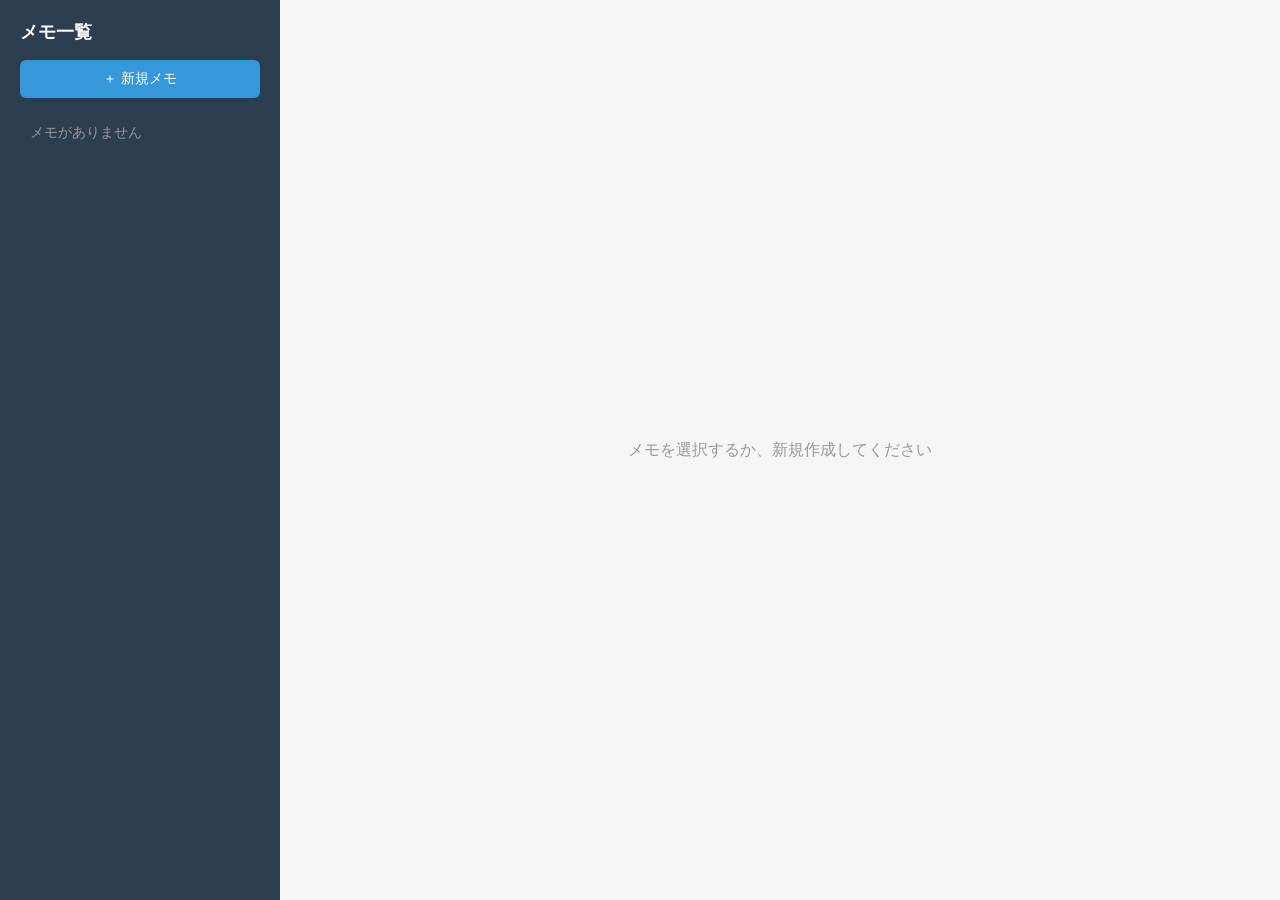
<file: index.html>
<!DOCTYPE html>
<html lang="ja">
<head>
  <meta charset="UTF-8">
  <meta name="viewport" content="width=device-width, initial-scale=1.0">
  <title>メモアプリ</title>
  <link rel="stylesheet" href="style.css">
</head>
<body>
  <div class="container">
    <!-- 左側：メモ一覧 -->
    <div class="sidebar">
      <h1>メモ一覧</h1>
      <button id="new-memo-btn">＋ 新規メモ</button>
      <ul id="memo-list"></ul>
    </div>

    <!-- 右側：編集フォーム -->
    <div class="editor">
      <div id="editor-placeholder">
        <p>メモを選択するか、新規作成してください</p>
      </div>
      <div id="editor-form" style="display: none;">
        <input type="text" id="memo-title" placeholder="タイトル">
        <textarea id="memo-body" placeholder="メモの内容を入力..."></textarea>
        <div class="editor-footer">
          <span id="memo-updated-at"></span>
          <div>
            <button id="delete-btn">削除</button>
            <button id="save-btn">保存</button>
          </div>
        </div>
      </div>
    </div>
  </div>

  <script src="app.js"></script>
</body>
</html>
</file>
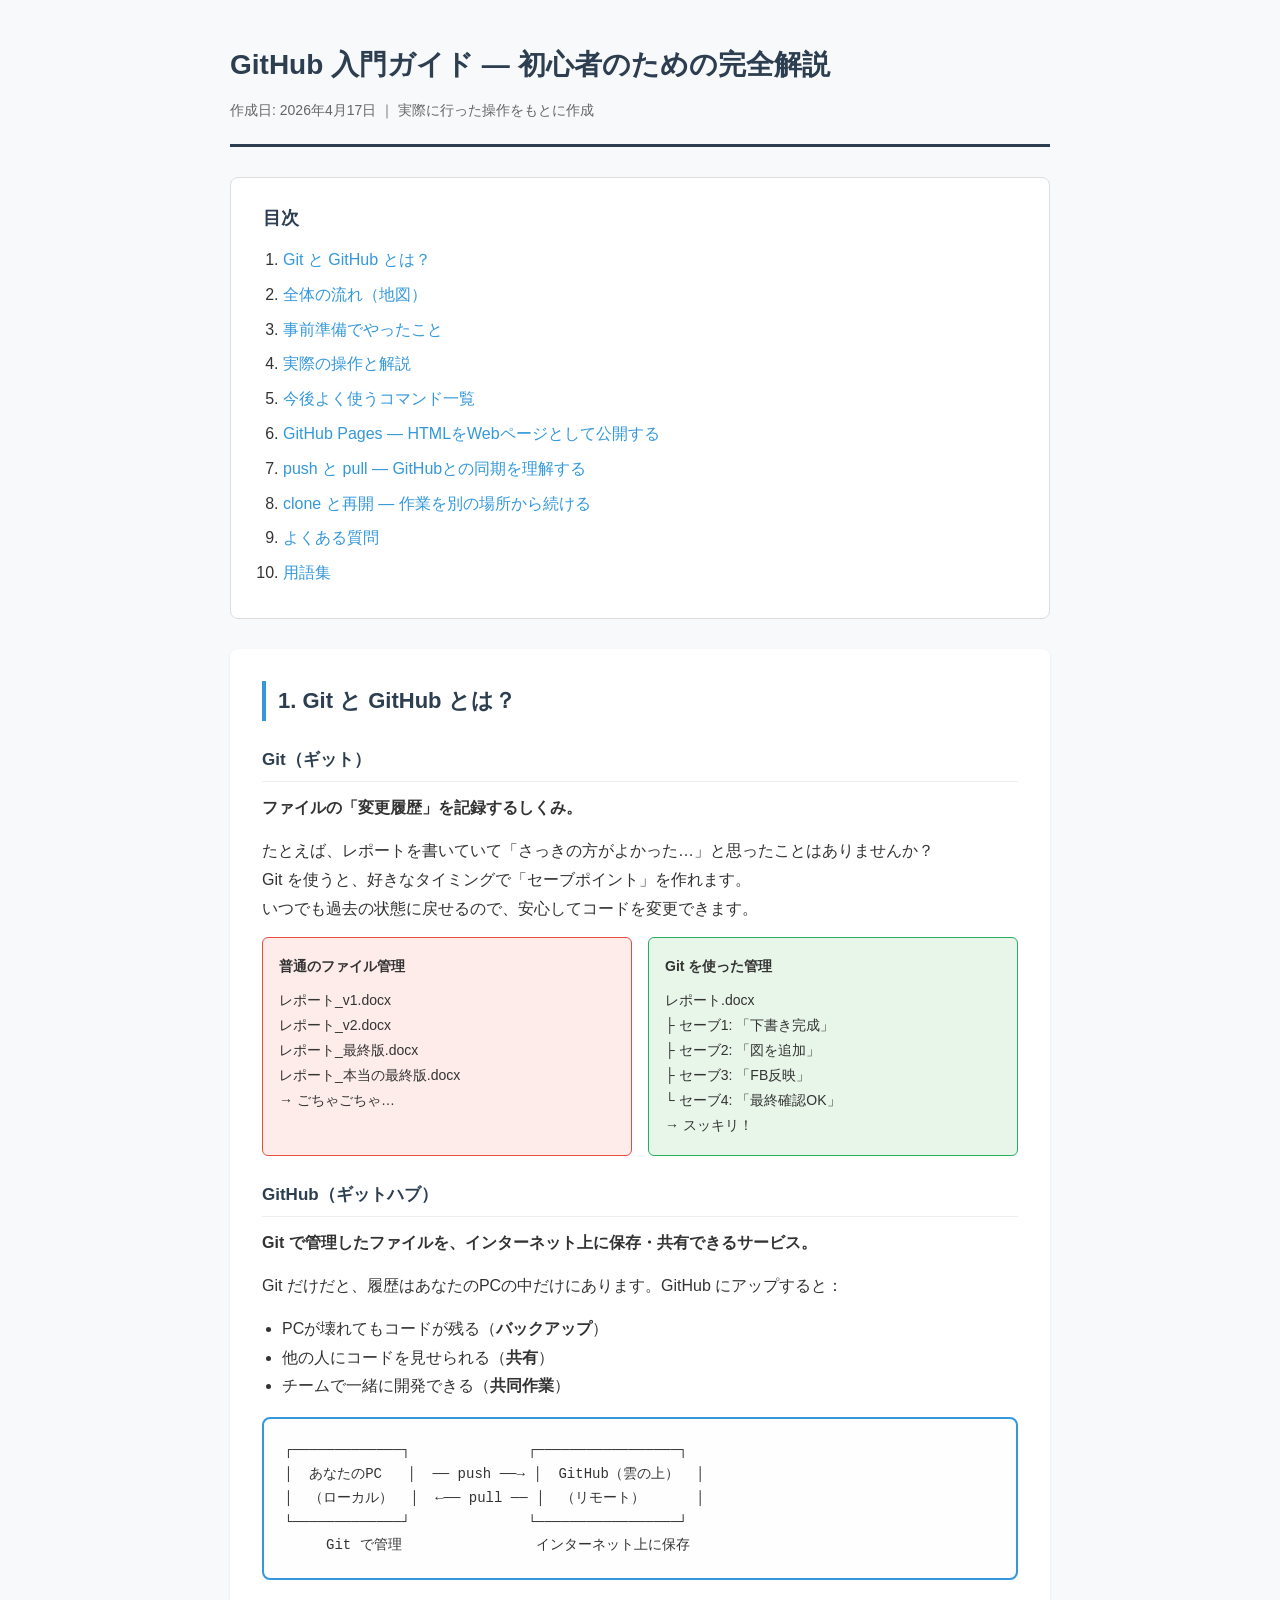
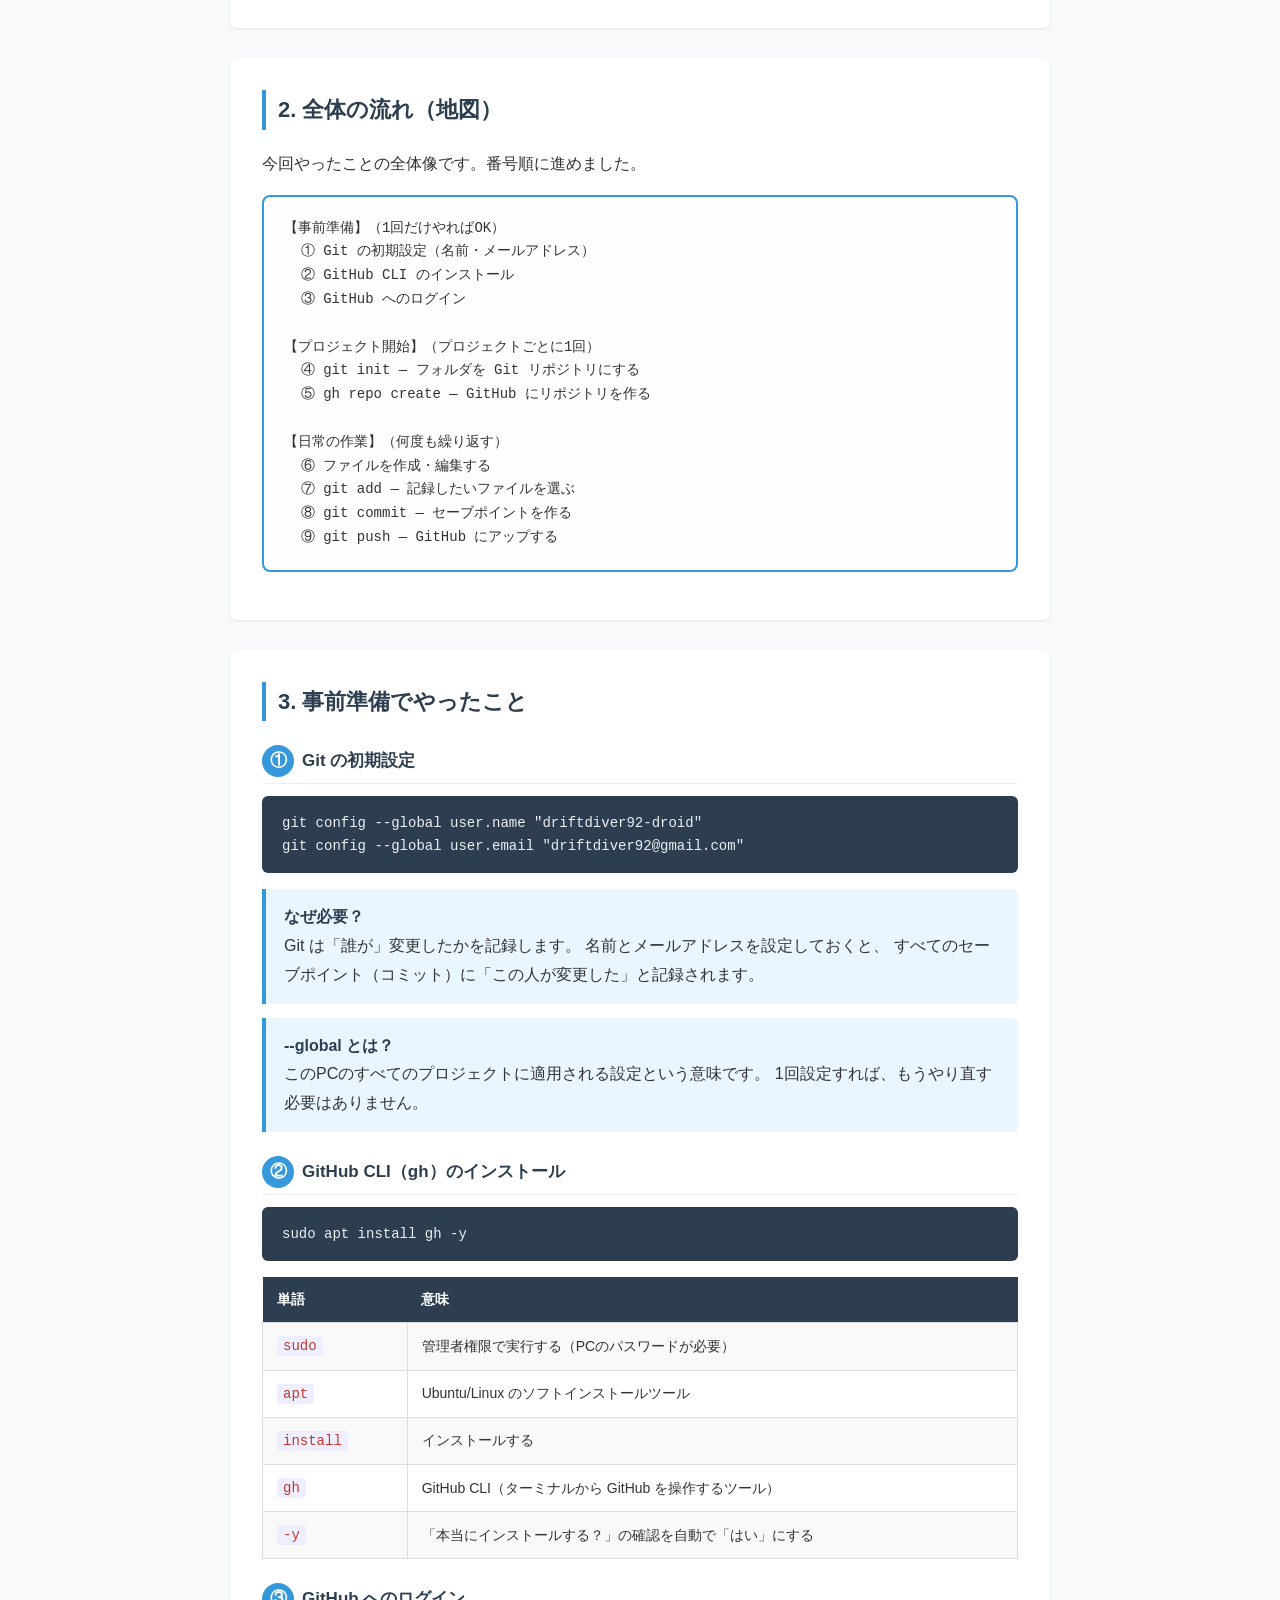
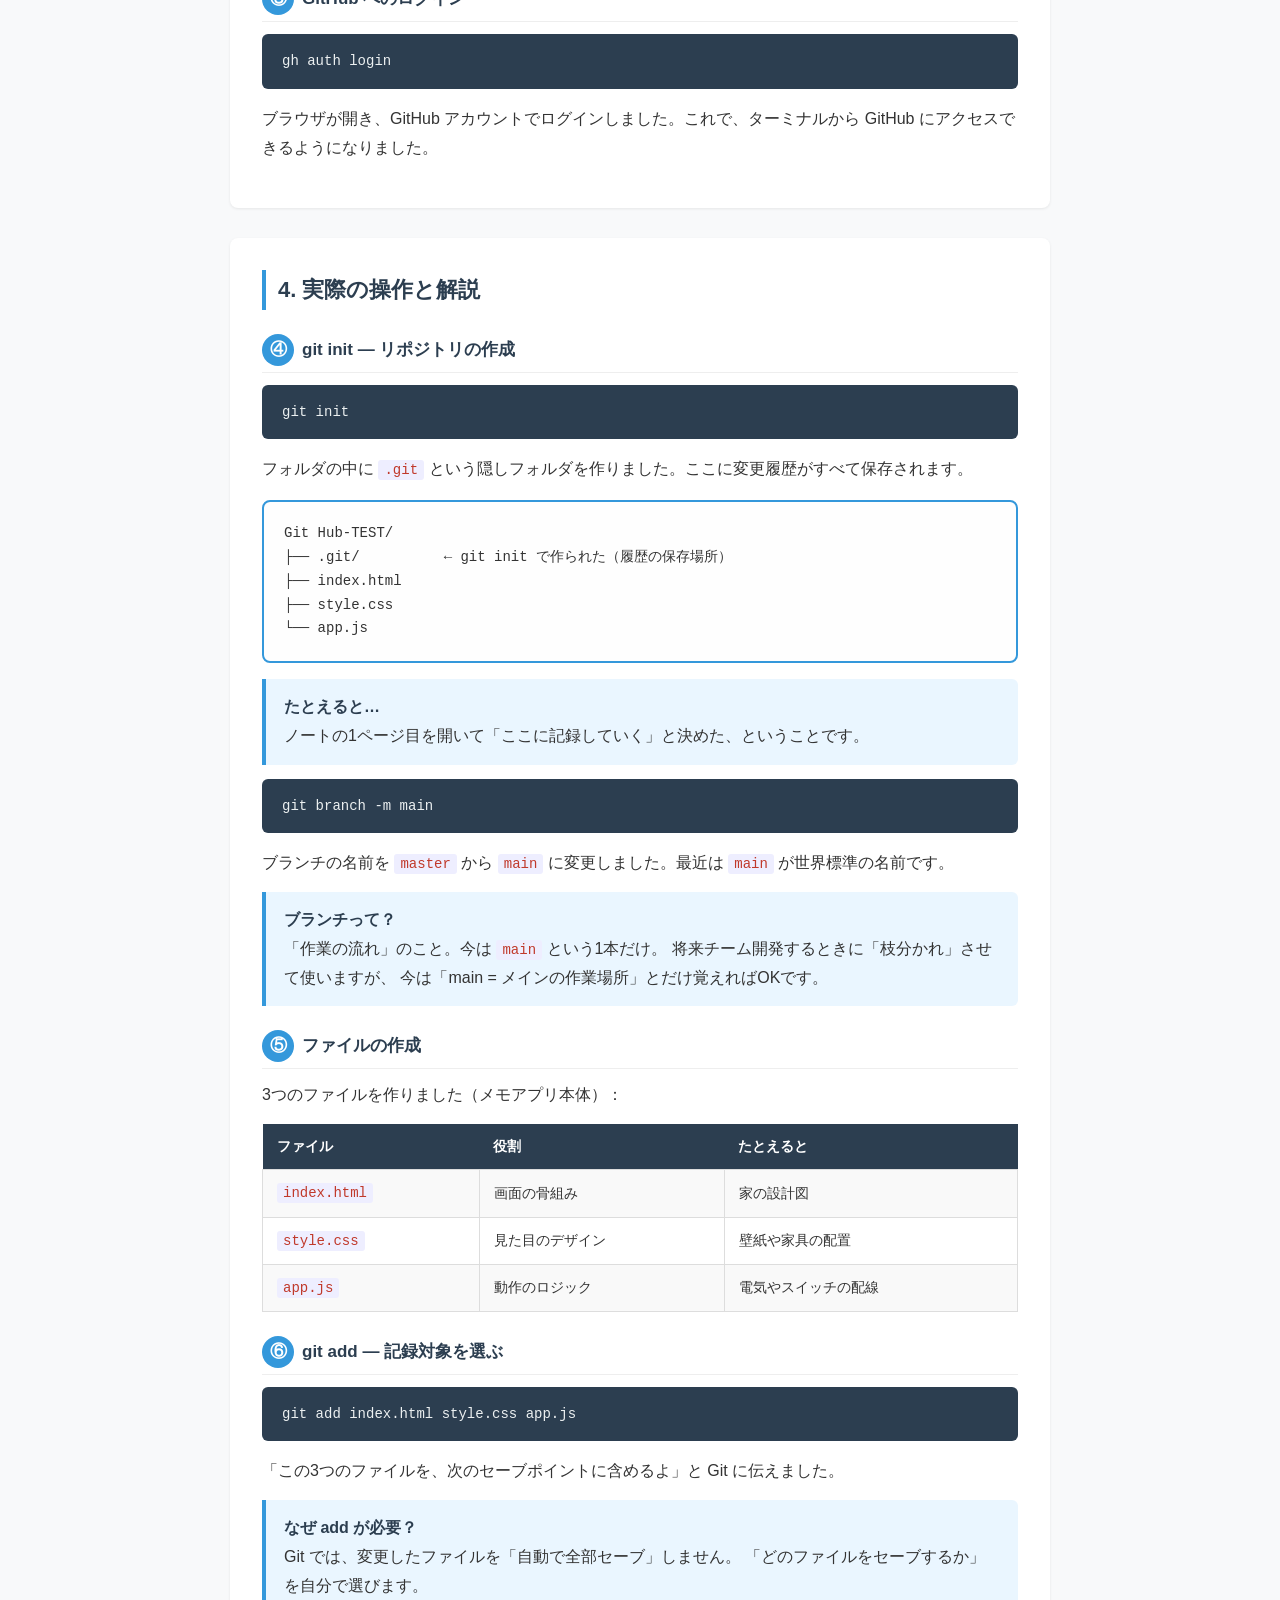
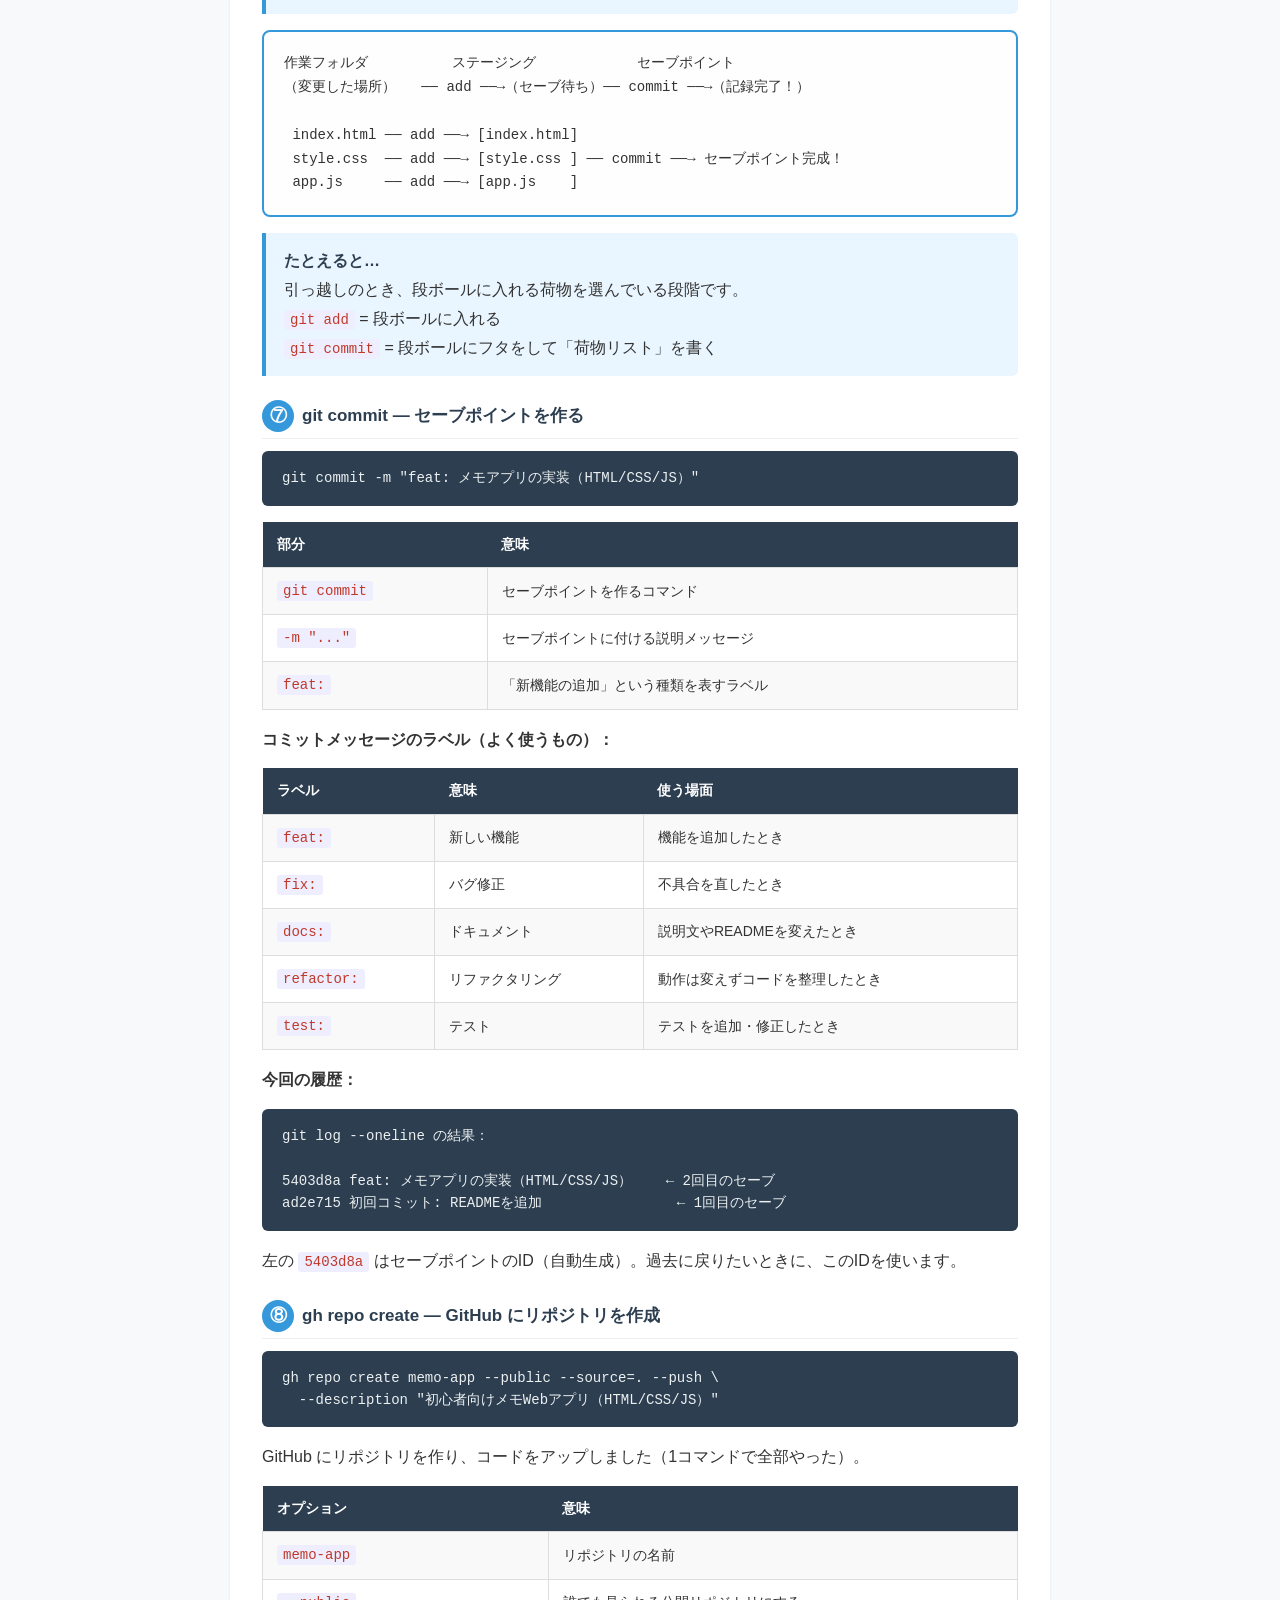
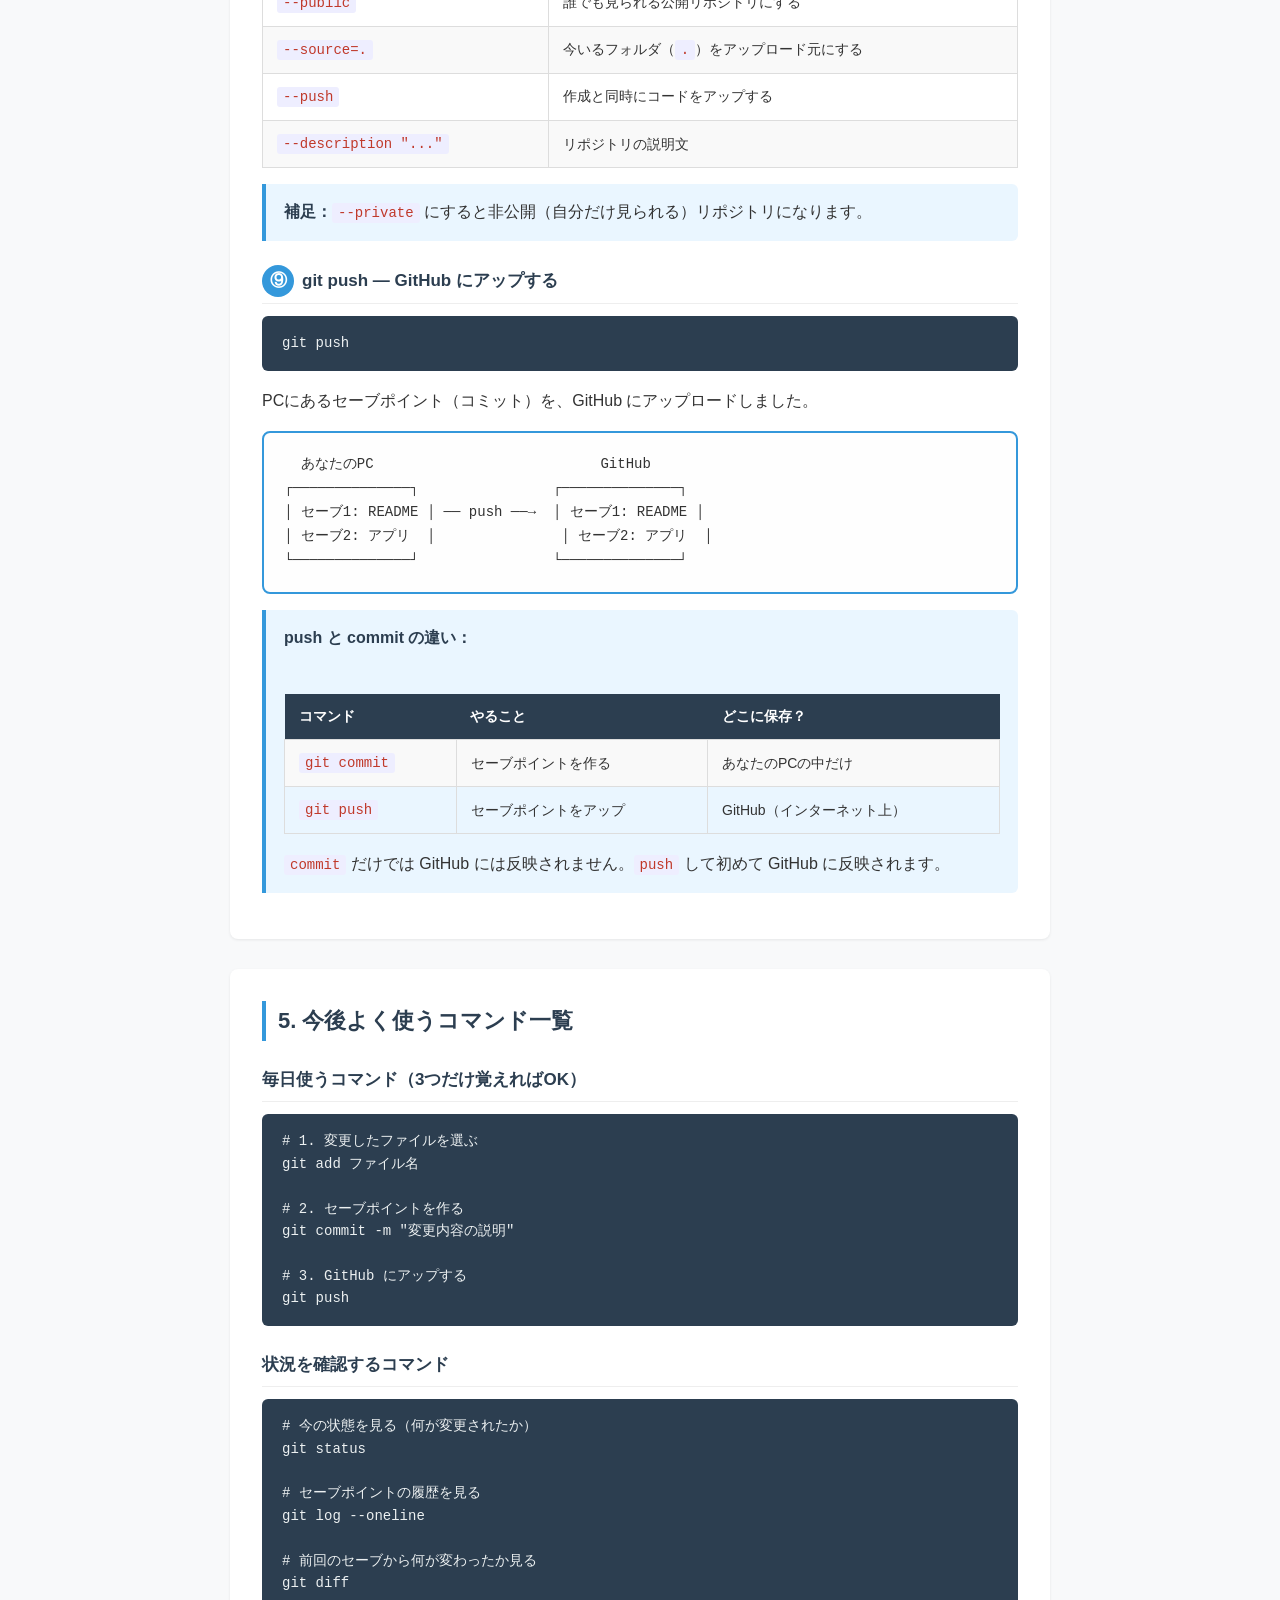
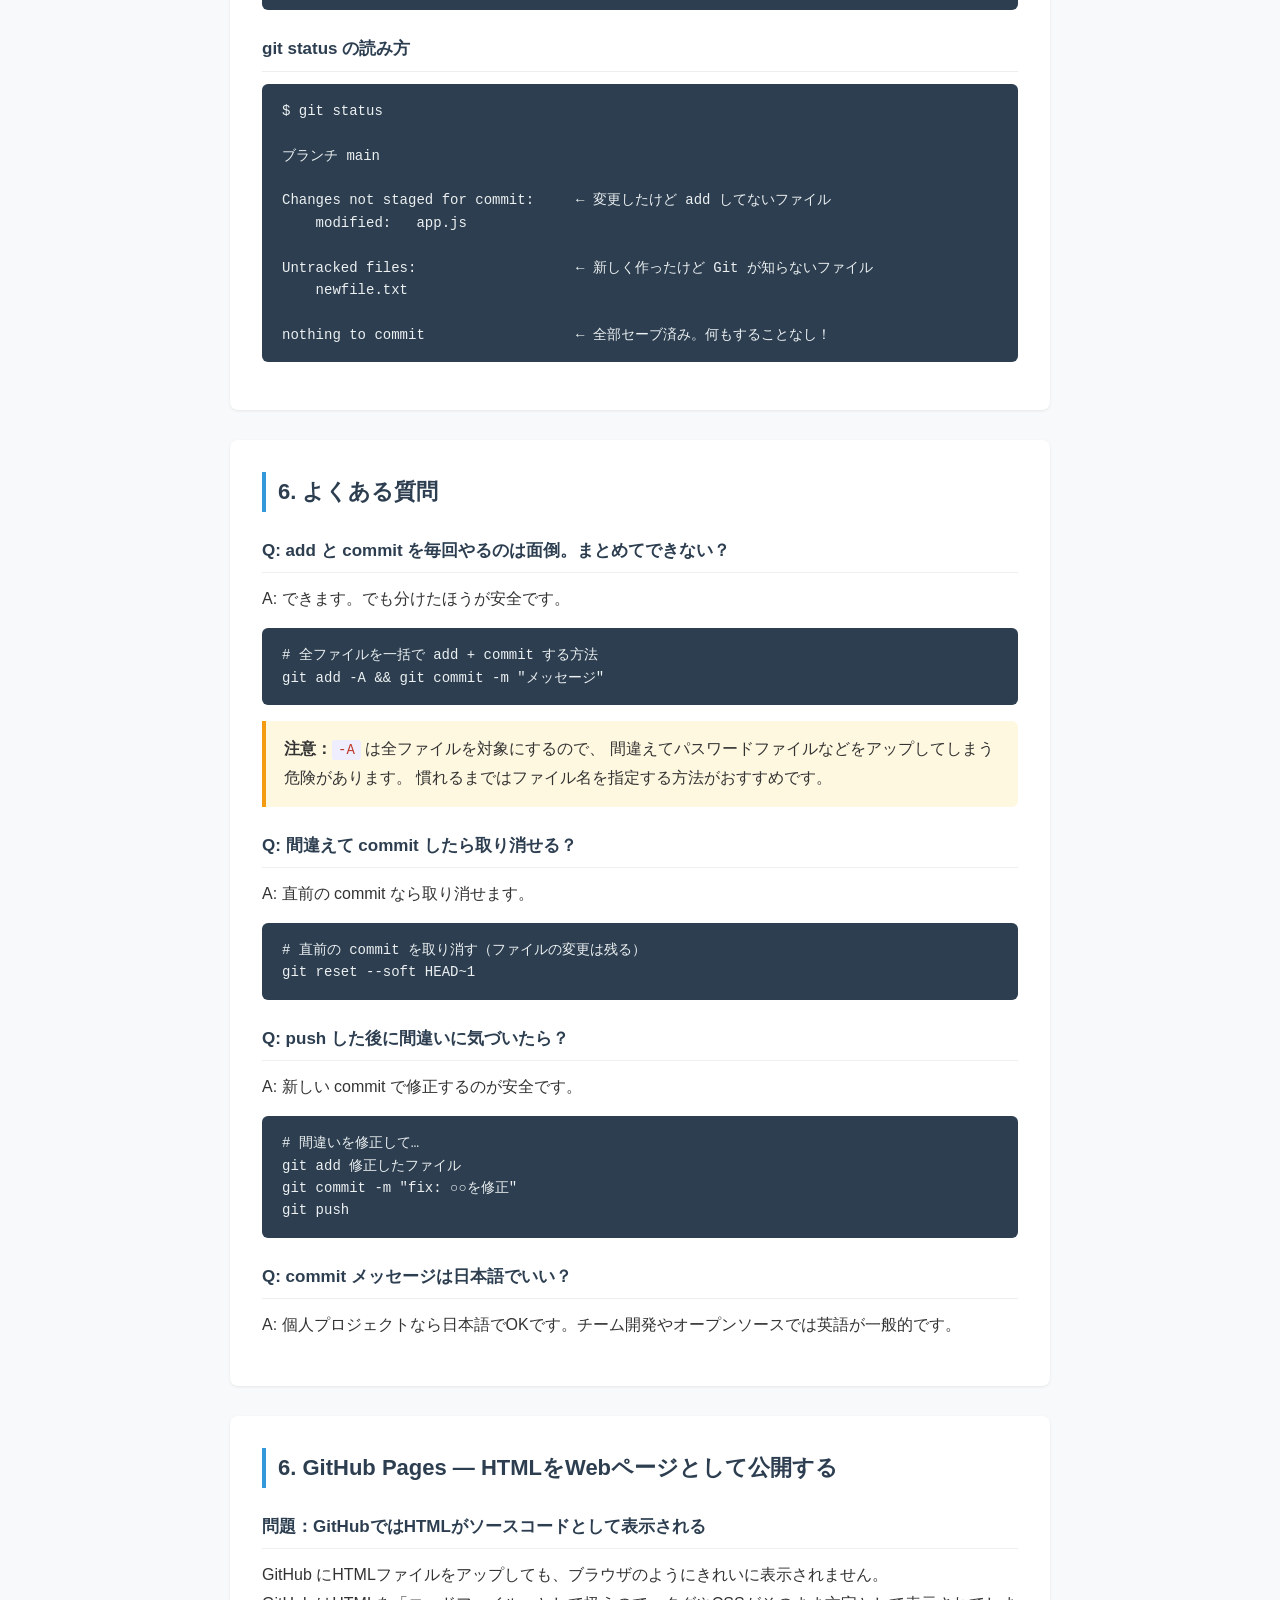
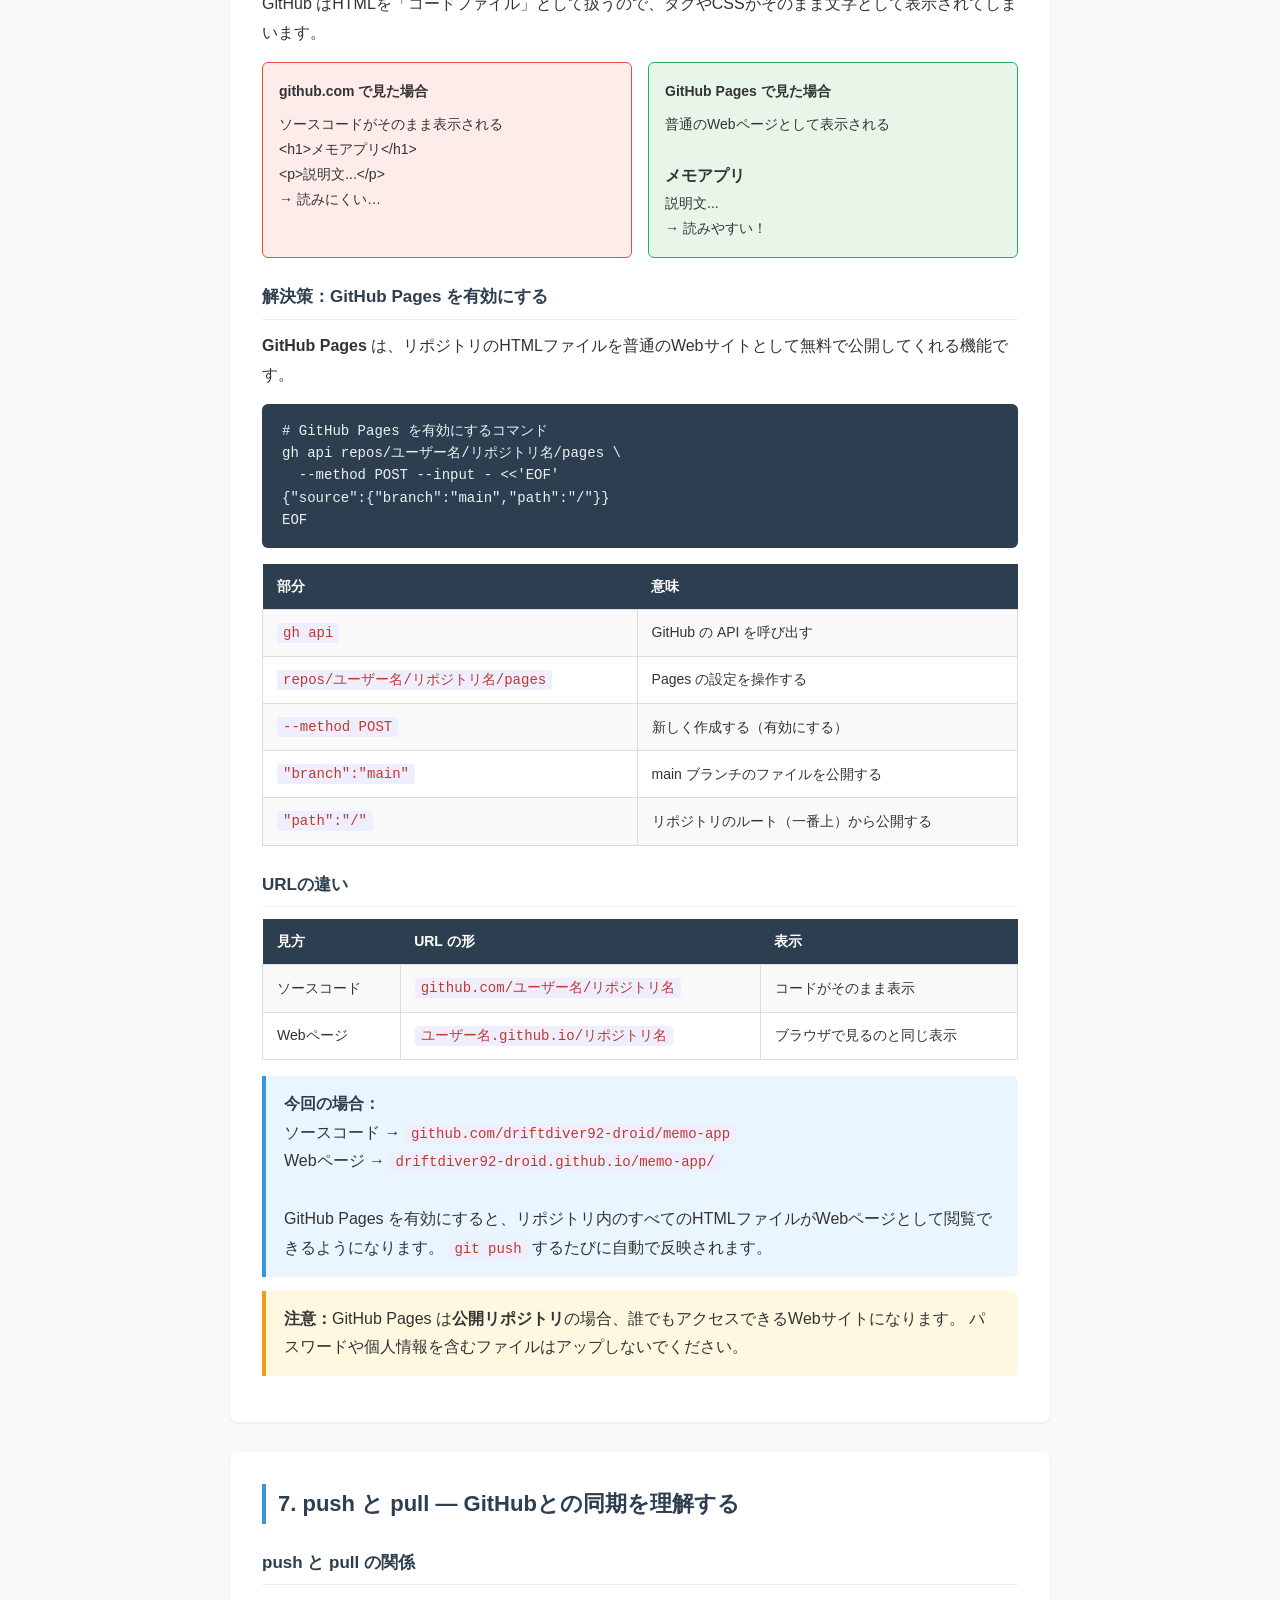
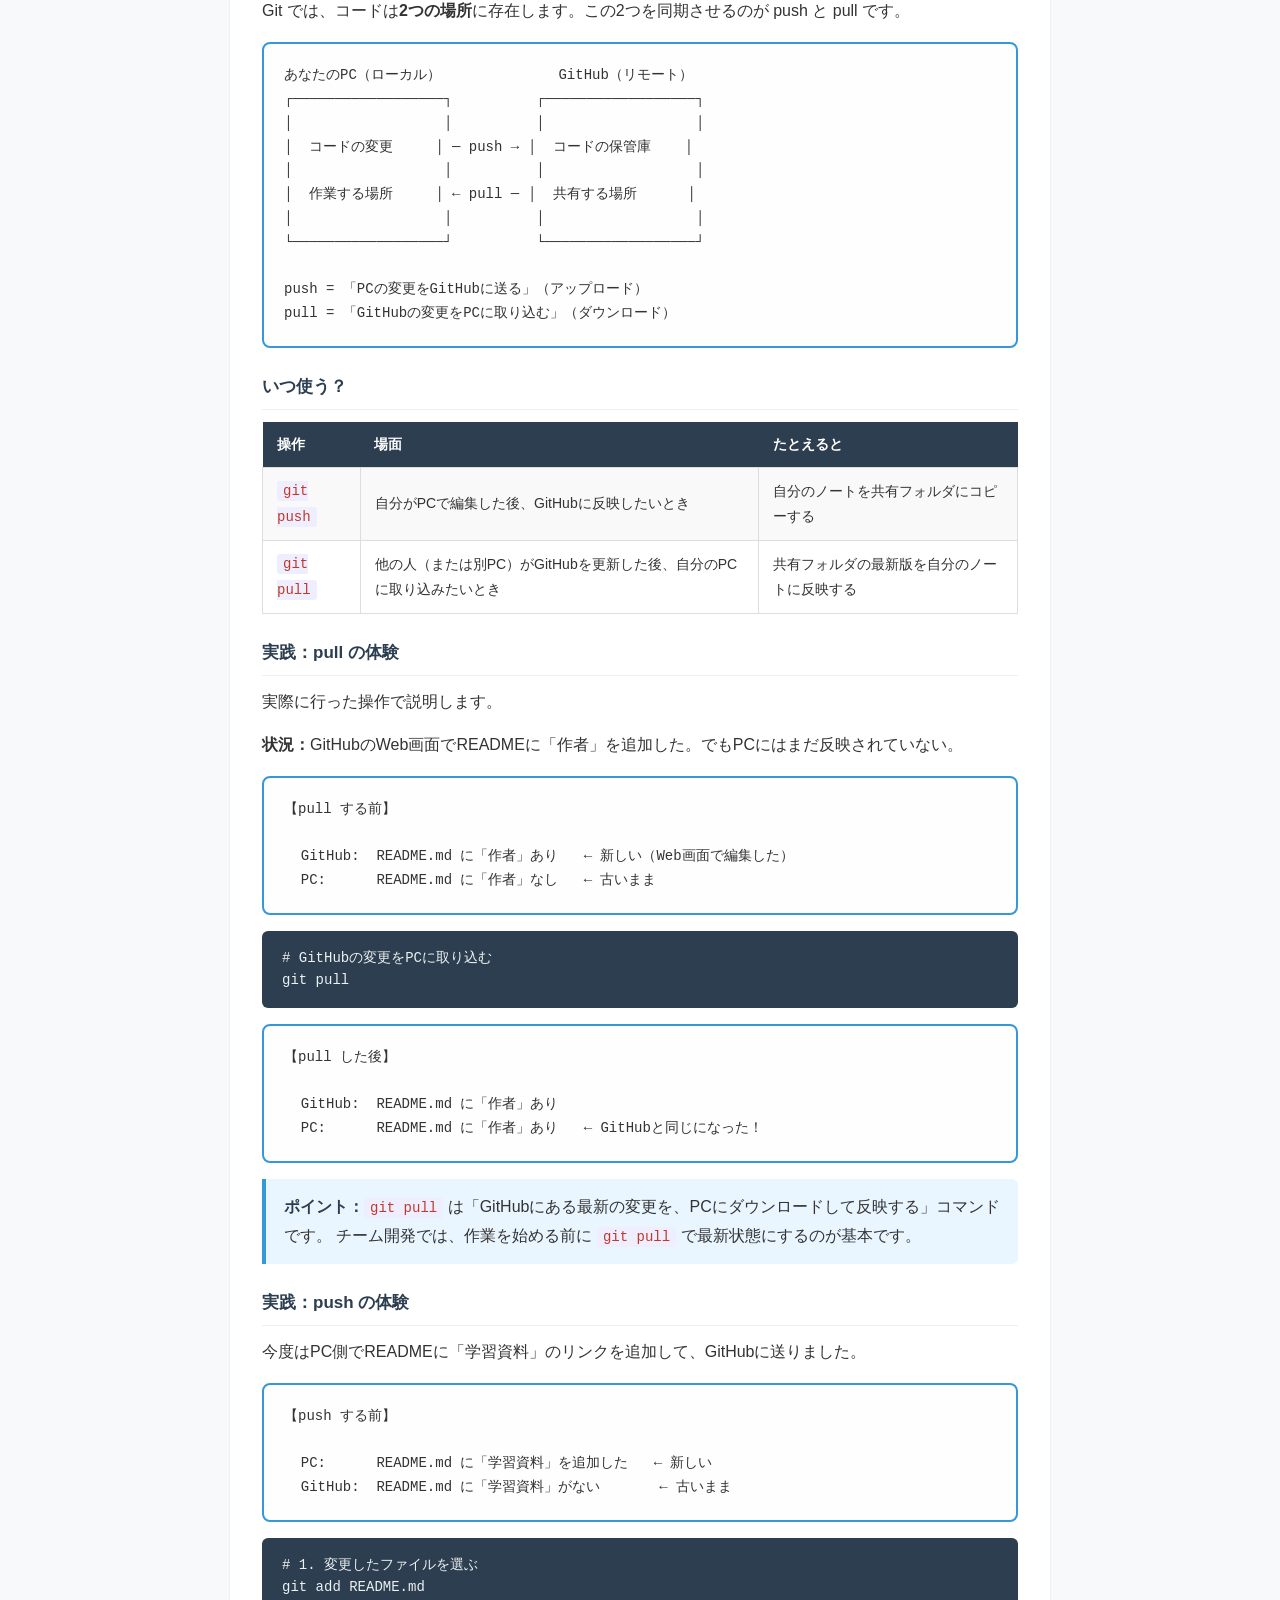
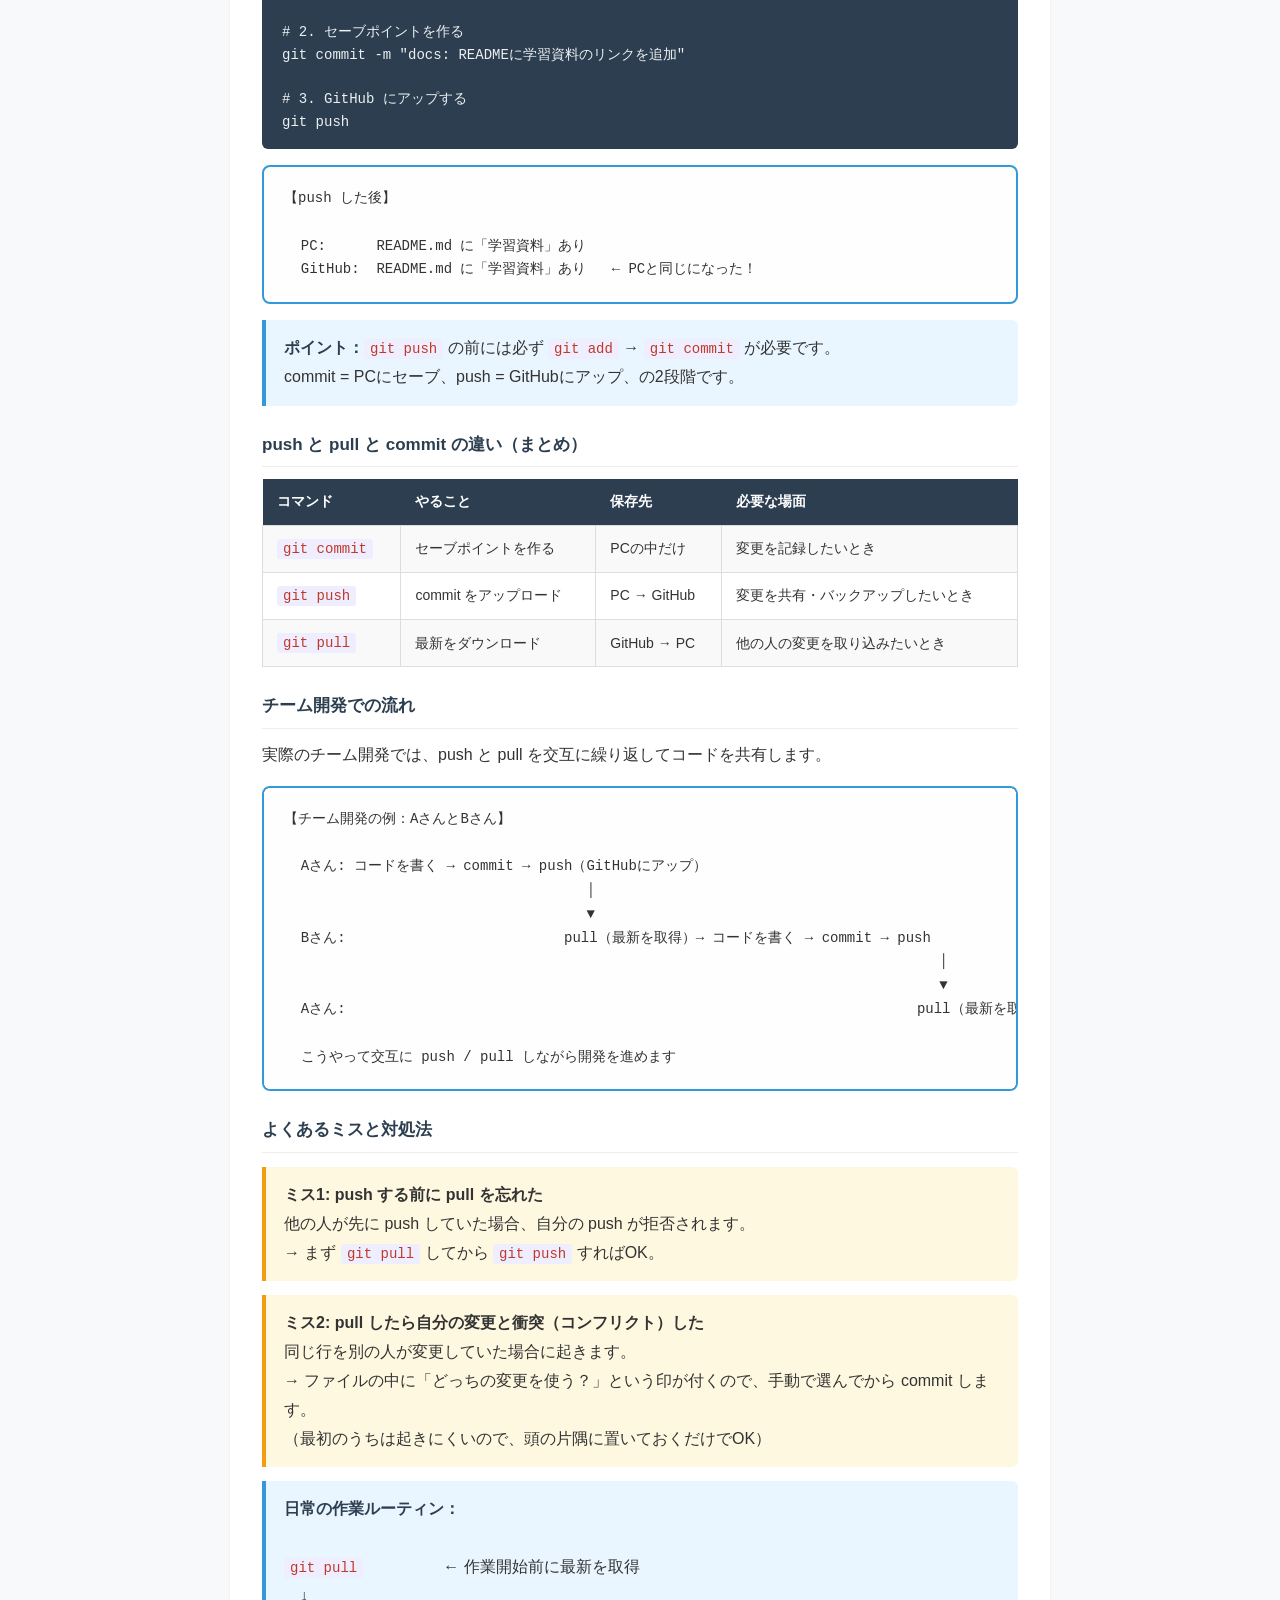
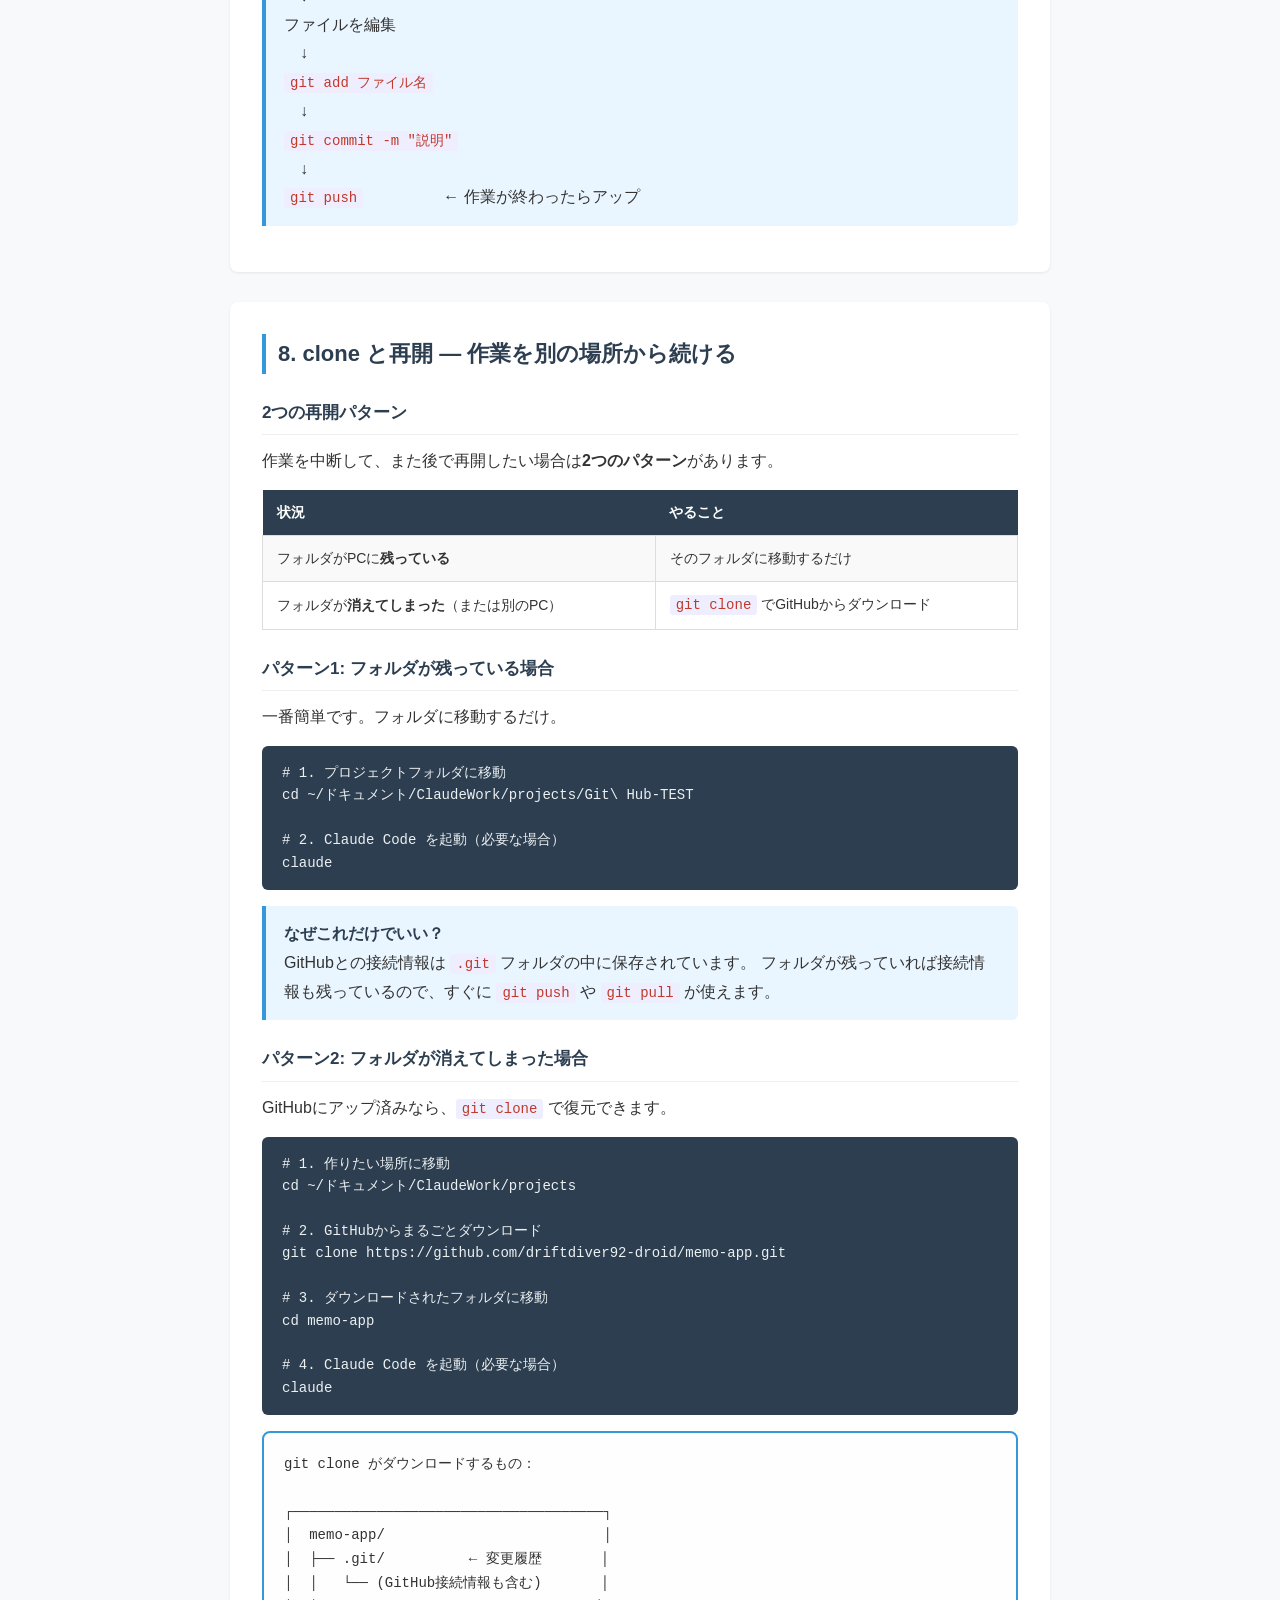
<file: docs/github-beginner-guide.html>
<!DOCTYPE html>
<html lang="ja">
<head>
  <meta charset="UTF-8">
  <meta name="viewport" content="width=device-width, initial-scale=1.0">
  <title>GitHub 入門ガイド — 初心者のための完全解説</title>
  <style>
    * { margin: 0; padding: 0; box-sizing: border-box; }
    body {
      font-family: "Hiragino Kaku Gothic ProN", "Noto Sans JP", sans-serif;
      line-height: 1.8;
      color: #333;
      background: #f8f9fa;
      padding: 0 20px 60px;
    }

    header {
      max-width: 820px;
      margin: 0 auto;
      padding: 40px 0 20px;
      border-bottom: 3px solid #2c3e50;
    }
    header h1 { font-size: 28px; color: #2c3e50; }
    header p { color: #666; margin-top: 8px; font-size: 14px; }

    .toc {
      max-width: 820px;
      margin: 30px auto;
      background: #fff;
      border: 1px solid #ddd;
      border-radius: 8px;
      padding: 24px 32px;
    }
    .toc h2 { font-size: 18px; margin-bottom: 12px; color: #2c3e50; }
    .toc ol { padding-left: 20px; }
    .toc li { margin-bottom: 6px; }
    .toc a { color: #3498db; text-decoration: none; }
    .toc a:hover { text-decoration: underline; }

    .section {
      max-width: 820px;
      margin: 30px auto;
      background: #fff;
      border-radius: 8px;
      padding: 32px;
      box-shadow: 0 1px 3px rgba(0,0,0,0.08);
    }
    .section h2 {
      font-size: 22px;
      color: #2c3e50;
      border-left: 4px solid #3498db;
      padding-left: 12px;
      margin-bottom: 20px;
    }
    .section h3 {
      font-size: 17px;
      color: #2c3e50;
      margin: 24px 0 12px;
      padding-bottom: 6px;
      border-bottom: 1px solid #eee;
    }
    .section p { margin-bottom: 14px; }

    pre {
      background: #2c3e50;
      color: #ecf0f1;
      padding: 16px 20px;
      border-radius: 6px;
      overflow-x: auto;
      font-size: 14px;
      line-height: 1.6;
      margin: 12px 0 16px;
    }
    code {
      background: #eef;
      color: #c0392b;
      padding: 2px 6px;
      border-radius: 3px;
      font-size: 14px;
    }
    pre code {
      background: none;
      color: inherit;
      padding: 0;
    }

    table {
      width: 100%;
      border-collapse: collapse;
      margin: 12px 0 16px;
      font-size: 14px;
    }
    th {
      background: #2c3e50;
      color: #fff;
      padding: 10px 14px;
      text-align: left;
    }
    td {
      border: 1px solid #ddd;
      padding: 10px 14px;
    }
    tr:nth-child(even) { background: #f9f9f9; }

    .diagram {
      background: #fefefe;
      border: 2px solid #3498db;
      border-radius: 8px;
      padding: 20px;
      margin: 16px 0;
      font-family: monospace;
      font-size: 14px;
      line-height: 1.7;
      white-space: pre;
      overflow-x: auto;
    }

    .point {
      background: #eaf6ff;
      border-left: 4px solid #3498db;
      padding: 14px 18px;
      margin: 14px 0;
      border-radius: 0 6px 6px 0;
    }
    .point strong { color: #2c3e50; }

    .warn {
      background: #fff8e1;
      border-left: 4px solid #f39c12;
      padding: 14px 18px;
      margin: 14px 0;
      border-radius: 0 6px 6px 0;
    }

    .compare {
      display: flex;
      gap: 16px;
      margin: 12px 0 16px;
    }
    .compare > div {
      flex: 1;
      padding: 16px;
      border-radius: 6px;
      font-size: 14px;
    }
    .compare .bad { background: #fdecea; border: 1px solid #e74c3c; }
    .compare .good { background: #e8f5e9; border: 1px solid #27ae60; }
    .compare h4 { margin-bottom: 8px; }

    .step-num {
      display: inline-block;
      background: #3498db;
      color: #fff;
      width: 32px;
      height: 32px;
      line-height: 32px;
      text-align: center;
      border-radius: 50%;
      font-weight: bold;
      margin-right: 8px;
    }
  </style>
</head>
<body>

<header>
  <h1>GitHub 入門ガイド — 初心者のための完全解説</h1>
  <p>作成日: 2026年4月17日 ｜ 実際に行った操作をもとに作成</p>
</header>

<!-- ==================== 目次 ==================== -->
<div class="toc">
  <h2>目次</h2>
  <ol>
    <li><a href="#sec1">Git と GitHub とは？</a></li>
    <li><a href="#sec2">全体の流れ（地図）</a></li>
    <li><a href="#sec3">事前準備でやったこと</a></li>
    <li><a href="#sec4">実際の操作と解説</a></li>
    <li><a href="#sec5">今後よく使うコマンド一覧</a></li>
    <li><a href="#sec6">GitHub Pages — HTMLをWebページとして公開する</a></li>
    <li><a href="#sec7">push と pull — GitHubとの同期を理解する</a></li>
    <li><a href="#sec8">clone と再開 — 作業を別の場所から続ける</a></li>
    <li><a href="#sec9">よくある質問</a></li>
    <li><a href="#sec10">用語集</a></li>
  </ol>
</div>

<!-- ==================== 1. Git と GitHub とは？ ==================== -->
<div class="section" id="sec1">
  <h2>1. Git と GitHub とは？</h2>

  <h3>Git（ギット）</h3>
  <p><strong>ファイルの「変更履歴」を記録するしくみ。</strong></p>
  <p>
    たとえば、レポートを書いていて「さっきの方がよかった…」と思ったことはありませんか？<br>
    Git を使うと、好きなタイミングで「セーブポイント」を作れます。<br>
    いつでも過去の状態に戻せるので、安心してコードを変更できます。
  </p>

  <div class="compare">
    <div class="bad">
      <h4>普通のファイル管理</h4>
      レポート_v1.docx<br>
      レポート_v2.docx<br>
      レポート_最終版.docx<br>
      レポート_本当の最終版.docx<br>
      → ごちゃごちゃ…
    </div>
    <div class="good">
      <h4>Git を使った管理</h4>
      レポート.docx<br>
      ├ セーブ1: 「下書き完成」<br>
      ├ セーブ2: 「図を追加」<br>
      ├ セーブ3: 「FB反映」<br>
      └ セーブ4: 「最終確認OK」<br>
      → スッキリ！
    </div>
  </div>

  <h3>GitHub（ギットハブ）</h3>
  <p><strong>Git で管理したファイルを、インターネット上に保存・共有できるサービス。</strong></p>
  <p>Git だけだと、履歴はあなたのPCの中だけにあります。GitHub にアップすると：</p>
  <ul style="margin: 0 0 16px 20px;">
    <li>PCが壊れてもコードが残る（<strong>バックアップ</strong>）</li>
    <li>他の人にコードを見せられる（<strong>共有</strong>）</li>
    <li>チームで一緒に開発できる（<strong>共同作業</strong>）</li>
  </ul>

  <div class="diagram">┌─────────────┐              ┌─────────────────┐
│  あなたのPC   │  ── push ──→ │  GitHub（雲の上）  │
│  （ローカル）  │  ←── pull ── │  （リモート）      │
└─────────────┘              └─────────────────┘
     Git で管理                インターネット上に保存</div>
</div>

<!-- ==================== 2. 全体の流れ ==================== -->
<div class="section" id="sec2">
  <h2>2. 全体の流れ（地図）</h2>
  <p>今回やったことの全体像です。番号順に進めました。</p>

  <div class="diagram">【事前準備】（1回だけやればOK）
  ① Git の初期設定（名前・メールアドレス）
  ② GitHub CLI のインストール
  ③ GitHub へのログイン

【プロジェクト開始】（プロジェクトごとに1回）
  ④ git init — フォルダを Git リポジトリにする
  ⑤ gh repo create — GitHub にリポジトリを作る

【日常の作業】（何度も繰り返す）
  ⑥ ファイルを作成・編集する
  ⑦ git add — 記録したいファイルを選ぶ
  ⑧ git commit — セーブポイントを作る
  ⑨ git push — GitHub にアップする</div>
</div>

<!-- ==================== 3. 事前準備 ==================== -->
<div class="section" id="sec3">
  <h2>3. 事前準備でやったこと</h2>

  <h3><span class="step-num">①</span>Git の初期設定</h3>
  <pre><code>git config --global user.name "driftdiver92-droid"
git config --global user.email "driftdiver92@gmail.com"</code></pre>

  <div class="point">
    <strong>なぜ必要？</strong><br>
    Git は「誰が」変更したかを記録します。
    名前とメールアドレスを設定しておくと、
    すべてのセーブポイント（コミット）に「この人が変更した」と記録されます。
  </div>

  <div class="point">
    <strong>--global とは？</strong><br>
    このPCのすべてのプロジェクトに適用される設定という意味です。
    1回設定すれば、もうやり直す必要はありません。
  </div>

  <h3><span class="step-num">②</span>GitHub CLI（gh）のインストール</h3>
  <pre><code>sudo apt install gh -y</code></pre>

  <table>
    <tr><th>単語</th><th>意味</th></tr>
    <tr><td><code>sudo</code></td><td>管理者権限で実行する（PCのパスワードが必要）</td></tr>
    <tr><td><code>apt</code></td><td>Ubuntu/Linux のソフトインストールツール</td></tr>
    <tr><td><code>install</code></td><td>インストールする</td></tr>
    <tr><td><code>gh</code></td><td>GitHub CLI（ターミナルから GitHub を操作するツール）</td></tr>
    <tr><td><code>-y</code></td><td>「本当にインストールする？」の確認を自動で「はい」にする</td></tr>
  </table>

  <h3><span class="step-num">③</span>GitHub へのログイン</h3>
  <pre><code>gh auth login</code></pre>
  <p>ブラウザが開き、GitHub アカウントでログインしました。これで、ターミナルから GitHub にアクセスできるようになりました。</p>
</div>

<!-- ==================== 4. 実際の操作と解説 ==================== -->
<div class="section" id="sec4">
  <h2>4. 実際の操作と解説</h2>

  <h3><span class="step-num">④</span>git init — リポジトリの作成</h3>
  <pre><code>git init</code></pre>
  <p>フォルダの中に <code>.git</code> という隠しフォルダを作りました。ここに変更履歴がすべて保存されます。</p>

  <div class="diagram">Git Hub-TEST/
├── .git/          ← git init で作られた（履歴の保存場所）
├── index.html
├── style.css
└── app.js</div>

  <div class="point">
    <strong>たとえると…</strong><br>
    ノートの1ページ目を開いて「ここに記録していく」と決めた、ということです。
  </div>

  <pre><code>git branch -m main</code></pre>
  <p>ブランチの名前を <code>master</code> から <code>main</code> に変更しました。最近は <code>main</code> が世界標準の名前です。</p>

  <div class="point">
    <strong>ブランチって？</strong><br>
    「作業の流れ」のこと。今は <code>main</code> という1本だけ。
    将来チーム開発するときに「枝分かれ」させて使いますが、
    今は「main = メインの作業場所」とだけ覚えればOKです。
  </div>

  <!-- ファイル作成 -->
  <h3><span class="step-num">⑤</span>ファイルの作成</h3>
  <p>3つのファイルを作りました（メモアプリ本体）：</p>
  <table>
    <tr><th>ファイル</th><th>役割</th><th>たとえると</th></tr>
    <tr><td><code>index.html</code></td><td>画面の骨組み</td><td>家の設計図</td></tr>
    <tr><td><code>style.css</code></td><td>見た目のデザイン</td><td>壁紙や家具の配置</td></tr>
    <tr><td><code>app.js</code></td><td>動作のロジック</td><td>電気やスイッチの配線</td></tr>
  </table>

  <!-- git add -->
  <h3><span class="step-num">⑥</span>git add — 記録対象を選ぶ</h3>
  <pre><code>git add index.html style.css app.js</code></pre>
  <p>「この3つのファイルを、次のセーブポイントに含めるよ」と Git に伝えました。</p>

  <div class="point">
    <strong>なぜ add が必要？</strong><br>
    Git では、変更したファイルを「自動で全部セーブ」しません。
    「どのファイルをセーブするか」を自分で選びます。
  </div>

  <div class="diagram">作業フォルダ          ステージング            セーブポイント
（変更した場所）   ── add ──→（セーブ待ち）── commit ──→（記録完了！）

 index.html ── add ──→ [index.html]
 style.css  ── add ──→ [style.css ] ── commit ──→ セーブポイント完成！
 app.js     ── add ──→ [app.js    ]</div>

  <div class="point">
    <strong>たとえると…</strong><br>
    引っ越しのとき、段ボールに入れる荷物を選んでいる段階です。<br>
    <code>git add</code> = 段ボールに入れる<br>
    <code>git commit</code> = 段ボールにフタをして「荷物リスト」を書く
  </div>

  <!-- git commit -->
  <h3><span class="step-num">⑦</span>git commit — セーブポイントを作る</h3>
  <pre><code>git commit -m "feat: メモアプリの実装（HTML/CSS/JS）"</code></pre>

  <table>
    <tr><th>部分</th><th>意味</th></tr>
    <tr><td><code>git commit</code></td><td>セーブポイントを作るコマンド</td></tr>
    <tr><td><code>-m "..."</code></td><td>セーブポイントに付ける説明メッセージ</td></tr>
    <tr><td><code>feat:</code></td><td>「新機能の追加」という種類を表すラベル</td></tr>
  </table>

  <p><strong>コミットメッセージのラベル（よく使うもの）：</strong></p>
  <table>
    <tr><th>ラベル</th><th>意味</th><th>使う場面</th></tr>
    <tr><td><code>feat:</code></td><td>新しい機能</td><td>機能を追加したとき</td></tr>
    <tr><td><code>fix:</code></td><td>バグ修正</td><td>不具合を直したとき</td></tr>
    <tr><td><code>docs:</code></td><td>ドキュメント</td><td>説明文やREADMEを変えたとき</td></tr>
    <tr><td><code>refactor:</code></td><td>リファクタリング</td><td>動作は変えずコードを整理したとき</td></tr>
    <tr><td><code>test:</code></td><td>テスト</td><td>テストを追加・修正したとき</td></tr>
  </table>

  <p><strong>今回の履歴：</strong></p>
  <pre><code>git log --oneline の結果：

5403d8a feat: メモアプリの実装（HTML/CSS/JS）    ← 2回目のセーブ
ad2e715 初回コミット: READMEを追加                ← 1回目のセーブ</code></pre>
  <p>左の <code>5403d8a</code> はセーブポイントのID（自動生成）。過去に戻りたいときに、このIDを使います。</p>

  <!-- gh repo create -->
  <h3><span class="step-num">⑧</span>gh repo create — GitHub にリポジトリを作成</h3>
  <pre><code>gh repo create memo-app --public --source=. --push \
  --description "初心者向けメモWebアプリ（HTML/CSS/JS）"</code></pre>

  <p>GitHub にリポジトリを作り、コードをアップしました（1コマンドで全部やった）。</p>

  <table>
    <tr><th>オプション</th><th>意味</th></tr>
    <tr><td><code>memo-app</code></td><td>リポジトリの名前</td></tr>
    <tr><td><code>--public</code></td><td>誰でも見られる公開リポジトリにする</td></tr>
    <tr><td><code>--source=.</code></td><td>今いるフォルダ（<code>.</code>）をアップロード元にする</td></tr>
    <tr><td><code>--push</code></td><td>作成と同時にコードをアップする</td></tr>
    <tr><td><code>--description "..."</code></td><td>リポジトリの説明文</td></tr>
  </table>

  <div class="point">
    <strong>補足：</strong><code>--private</code> にすると非公開（自分だけ見られる）リポジトリになります。
  </div>

  <!-- git push -->
  <h3><span class="step-num">⑨</span>git push — GitHub にアップする</h3>
  <pre><code>git push</code></pre>

  <p>PCにあるセーブポイント（コミット）を、GitHub にアップロードしました。</p>

  <div class="diagram">  あなたのPC                           GitHub
┌──────────────┐                ┌──────────────┐
│ セーブ1: README │ ── push ──→  │ セーブ1: README │
│ セーブ2: アプリ  │               │ セーブ2: アプリ  │
└──────────────┘                └──────────────┘</div>

  <div class="point">
    <strong>push と commit の違い：</strong><br><br>
    <table>
      <tr><th>コマンド</th><th>やること</th><th>どこに保存？</th></tr>
      <tr><td><code>git commit</code></td><td>セーブポイントを作る</td><td>あなたのPCの中だけ</td></tr>
      <tr><td><code>git push</code></td><td>セーブポイントをアップ</td><td>GitHub（インターネット上）</td></tr>
    </table>
    <code>commit</code> だけでは GitHub には反映されません。<code>push</code> して初めて GitHub に反映されます。
  </div>
</div>

<!-- ==================== 5. よく使うコマンド ==================== -->
<div class="section" id="sec5">
  <h2>5. 今後よく使うコマンド一覧</h2>

  <h3>毎日使うコマンド（3つだけ覚えればOK）</h3>
  <pre><code># 1. 変更したファイルを選ぶ
git add ファイル名

# 2. セーブポイントを作る
git commit -m "変更内容の説明"

# 3. GitHub にアップする
git push</code></pre>

  <h3>状況を確認するコマンド</h3>
  <pre><code># 今の状態を見る（何が変更されたか）
git status

# セーブポイントの履歴を見る
git log --oneline

# 前回のセーブから何が変わったか見る
git diff</code></pre>

  <h3>git status の読み方</h3>
  <pre><code>$ git status

ブランチ main

Changes not staged for commit:     ← 変更したけど add してないファイル
    modified:   app.js

Untracked files:                   ← 新しく作ったけど Git が知らないファイル
    newfile.txt

nothing to commit                  ← 全部セーブ済み。何もすることなし！</code></pre>
</div>

<!-- ==================== 6. よくある質問 ==================== -->
<div class="section" id="sec6">
  <h2>6. よくある質問</h2>

  <h3>Q: add と commit を毎回やるのは面倒。まとめてできない？</h3>
  <p>A: できます。でも分けたほうが安全です。</p>
  <pre><code># 全ファイルを一括で add + commit する方法
git add -A && git commit -m "メッセージ"</code></pre>
  <div class="warn">
    <strong>注意：</strong><code>-A</code> は全ファイルを対象にするので、
    間違えてパスワードファイルなどをアップしてしまう危険があります。
    慣れるまではファイル名を指定する方法がおすすめです。
  </div>

  <h3>Q: 間違えて commit したら取り消せる？</h3>
  <p>A: 直前の commit なら取り消せます。</p>
  <pre><code># 直前の commit を取り消す（ファイルの変更は残る）
git reset --soft HEAD~1</code></pre>

  <h3>Q: push した後に間違いに気づいたら？</h3>
  <p>A: 新しい commit で修正するのが安全です。</p>
  <pre><code># 間違いを修正して…
git add 修正したファイル
git commit -m "fix: ○○を修正"
git push</code></pre>

  <h3>Q: commit メッセージは日本語でいい？</h3>
  <p>A: 個人プロジェクトなら日本語でOKです。チーム開発やオープンソースでは英語が一般的です。</p>
</div>

<!-- ==================== 6. GitHub Pages ==================== -->
<div class="section" id="sec6">
  <h2>6. GitHub Pages — HTMLをWebページとして公開する</h2>

  <h3>問題：GitHubではHTMLがソースコードとして表示される</h3>
  <p>
    GitHub にHTMLファイルをアップしても、ブラウザのようにきれいに表示されません。<br>
    GitHub はHTMLを「コードファイル」として扱うので、タグやCSSがそのまま文字として表示されてしまいます。
  </p>

  <div class="compare">
    <div class="bad">
      <h4>github.com で見た場合</h4>
      ソースコードがそのまま表示される<br>
      &lt;h1&gt;メモアプリ&lt;/h1&gt;<br>
      &lt;p&gt;説明文...&lt;/p&gt;<br>
      → 読みにくい…
    </div>
    <div class="good">
      <h4>GitHub Pages で見た場合</h4>
      普通のWebページとして表示される<br><br>
      <strong style="font-size:16px">メモアプリ</strong><br>
      説明文...<br>
      → 読みやすい！
    </div>
  </div>

  <h3>解決策：GitHub Pages を有効にする</h3>
  <p><strong>GitHub Pages</strong> は、リポジトリのHTMLファイルを普通のWebサイトとして無料で公開してくれる機能です。</p>

  <pre><code># GitHub Pages を有効にするコマンド
gh api repos/ユーザー名/リポジトリ名/pages \
  --method POST --input - &lt;&lt;'EOF'
{"source":{"branch":"main","path":"/"}}
EOF</code></pre>

  <table>
    <tr><th>部分</th><th>意味</th></tr>
    <tr><td><code>gh api</code></td><td>GitHub の API を呼び出す</td></tr>
    <tr><td><code>repos/ユーザー名/リポジトリ名/pages</code></td><td>Pages の設定を操作する</td></tr>
    <tr><td><code>--method POST</code></td><td>新しく作成する（有効にする）</td></tr>
    <tr><td><code>"branch":"main"</code></td><td>main ブランチのファイルを公開する</td></tr>
    <tr><td><code>"path":"/"</code></td><td>リポジトリのルート（一番上）から公開する</td></tr>
  </table>

  <h3>URLの違い</h3>
  <table>
    <tr><th>見方</th><th>URL の形</th><th>表示</th></tr>
    <tr>
      <td>ソースコード</td>
      <td><code>github.com/ユーザー名/リポジトリ名</code></td>
      <td>コードがそのまま表示</td>
    </tr>
    <tr>
      <td>Webページ</td>
      <td><code>ユーザー名.github.io/リポジトリ名</code></td>
      <td>ブラウザで見るのと同じ表示</td>
    </tr>
  </table>

  <div class="point">
    <strong>今回の場合：</strong><br>
    ソースコード → <code>github.com/driftdiver92-droid/memo-app</code><br>
    Webページ → <code>driftdiver92-droid.github.io/memo-app/</code><br><br>
    GitHub Pages を有効にすると、リポジトリ内のすべてのHTMLファイルがWebページとして閲覧できるようになります。
    <code>git push</code> するたびに自動で反映されます。
  </div>

  <div class="warn">
    <strong>注意：</strong>GitHub Pages は<strong>公開リポジトリ</strong>の場合、誰でもアクセスできるWebサイトになります。
    パスワードや個人情報を含むファイルはアップしないでください。
  </div>
</div>

<!-- ==================== 7. push と pull ==================== -->
<div class="section" id="sec7">
  <h2>7. push と pull — GitHubとの同期を理解する</h2>

  <h3>push と pull の関係</h3>
  <p>Git では、コードは<strong>2つの場所</strong>に存在します。この2つを同期させるのが push と pull です。</p>

  <div class="diagram">あなたのPC（ローカル）              GitHub（リモート）
┌──────────────────┐          ┌──────────────────┐
│                  │          │                  │
│  コードの変更     │ ─ push → │  コードの保管庫    │
│                  │          │                  │
│  作業する場所     │ ← pull ─ │  共有する場所      │
│                  │          │                  │
└──────────────────┘          └──────────────────┘

push = 「PCの変更をGitHubに送る」（アップロード）
pull = 「GitHubの変更をPCに取り込む」（ダウンロード）</div>

  <h3>いつ使う？</h3>
  <table>
    <tr><th>操作</th><th>場面</th><th>たとえると</th></tr>
    <tr>
      <td><code>git push</code></td>
      <td>自分がPCで編集した後、GitHubに反映したいとき</td>
      <td>自分のノートを共有フォルダにコピーする</td>
    </tr>
    <tr>
      <td><code>git pull</code></td>
      <td>他の人（または別PC）がGitHubを更新した後、自分のPCに取り込みたいとき</td>
      <td>共有フォルダの最新版を自分のノートに反映する</td>
    </tr>
  </table>

  <h3>実践：pull の体験</h3>
  <p>実際に行った操作で説明します。</p>

  <p><strong>状況：</strong>GitHubのWeb画面でREADMEに「作者」を追加した。でもPCにはまだ反映されていない。</p>

  <div class="diagram">【pull する前】

  GitHub:  README.md に「作者」あり   ← 新しい（Web画面で編集した）
  PC:      README.md に「作者」なし   ← 古いまま</div>

  <pre><code># GitHubの変更をPCに取り込む
git pull</code></pre>

  <div class="diagram">【pull した後】

  GitHub:  README.md に「作者」あり
  PC:      README.md に「作者」あり   ← GitHubと同じになった！</div>

  <div class="point">
    <strong>ポイント：</strong><code>git pull</code> は「GitHubにある最新の変更を、PCにダウンロードして反映する」コマンドです。
    チーム開発では、作業を始める前に <code>git pull</code> で最新状態にするのが基本です。
  </div>

  <h3>実践：push の体験</h3>
  <p>今度はPC側でREADMEに「学習資料」のリンクを追加して、GitHubに送りました。</p>

  <div class="diagram">【push する前】

  PC:      README.md に「学習資料」を追加した   ← 新しい
  GitHub:  README.md に「学習資料」がない       ← 古いまま</div>

  <pre><code># 1. 変更したファイルを選ぶ
git add README.md

# 2. セーブポイントを作る
git commit -m "docs: READMEに学習資料のリンクを追加"

# 3. GitHub にアップする
git push</code></pre>

  <div class="diagram">【push した後】

  PC:      README.md に「学習資料」あり
  GitHub:  README.md に「学習資料」あり   ← PCと同じになった！</div>

  <div class="point">
    <strong>ポイント：</strong><code>git push</code> の前には必ず <code>git add</code> → <code>git commit</code> が必要です。<br>
    commit = PCにセーブ、push = GitHubにアップ、の2段階です。
  </div>

  <h3>push と pull と commit の違い（まとめ）</h3>
  <table>
    <tr><th>コマンド</th><th>やること</th><th>保存先</th><th>必要な場面</th></tr>
    <tr>
      <td><code>git commit</code></td>
      <td>セーブポイントを作る</td>
      <td>PCの中だけ</td>
      <td>変更を記録したいとき</td>
    </tr>
    <tr>
      <td><code>git push</code></td>
      <td>commit をアップロード</td>
      <td>PC → GitHub</td>
      <td>変更を共有・バックアップしたいとき</td>
    </tr>
    <tr>
      <td><code>git pull</code></td>
      <td>最新をダウンロード</td>
      <td>GitHub → PC</td>
      <td>他の人の変更を取り込みたいとき</td>
    </tr>
  </table>

  <h3>チーム開発での流れ</h3>
  <p>実際のチーム開発では、push と pull を交互に繰り返してコードを共有します。</p>

  <div class="diagram">【チーム開発の例：AさんとBさん】

  Aさん: コードを書く → commit → push（GitHubにアップ）
                                    │
                                    ▼
  Bさん:                          pull（最新を取得）→ コードを書く → commit → push
                                                                              │
                                                                              ▼
  Aさん:                                                                    pull（最新を取得）→ …

  こうやって交互に push / pull しながら開発を進めます</div>

  <h3>よくあるミスと対処法</h3>

  <div class="warn">
    <strong>ミス1: push する前に pull を忘れた</strong><br>
    他の人が先に push していた場合、自分の push が拒否されます。<br>
    → まず <code>git pull</code> してから <code>git push</code> すればOK。
  </div>

  <div class="warn">
    <strong>ミス2: pull したら自分の変更と衝突（コンフリクト）した</strong><br>
    同じ行を別の人が変更していた場合に起きます。<br>
    → ファイルの中に「どっちの変更を使う？」という印が付くので、手動で選んでから commit します。<br>
    （最初のうちは起きにくいので、頭の片隅に置いておくだけでOK）
  </div>

  <div class="point">
    <strong>日常の作業ルーティン：</strong><br><br>
    <code>git pull</code>　　　　　← 作業開始前に最新を取得<br>
    　↓<br>
    ファイルを編集<br>
    　↓<br>
    <code>git add ファイル名</code><br>
    　↓<br>
    <code>git commit -m "説明"</code><br>
    　↓<br>
    <code>git push</code>　　　　　← 作業が終わったらアップ
  </div>
</div>

<!-- ==================== 8. clone と再開 ==================== -->
<div class="section" id="sec8">
  <h2>8. clone と再開 — 作業を別の場所から続ける</h2>

  <h3>2つの再開パターン</h3>
  <p>作業を中断して、また後で再開したい場合は<strong>2つのパターン</strong>があります。</p>

  <table>
    <tr><th>状況</th><th>やること</th></tr>
    <tr>
      <td>フォルダがPCに<strong>残っている</strong></td>
      <td>そのフォルダに移動するだけ</td>
    </tr>
    <tr>
      <td>フォルダが<strong>消えてしまった</strong>（または別のPC）</td>
      <td><code>git clone</code> でGitHubからダウンロード</td>
    </tr>
  </table>

  <h3>パターン1: フォルダが残っている場合</h3>
  <p>一番簡単です。フォルダに移動するだけ。</p>

  <pre><code># 1. プロジェクトフォルダに移動
cd ~/ドキュメント/ClaudeWork/projects/Git\ Hub-TEST

# 2. Claude Code を起動（必要な場合）
claude</code></pre>

  <div class="point">
    <strong>なぜこれだけでいい？</strong><br>
    GitHubとの接続情報は <code>.git</code> フォルダの中に保存されています。
    フォルダが残っていれば接続情報も残っているので、すぐに <code>git push</code> や <code>git pull</code> が使えます。
  </div>

  <h3>パターン2: フォルダが消えてしまった場合</h3>
  <p>GitHubにアップ済みなら、<code>git clone</code> で復元できます。</p>

  <pre><code># 1. 作りたい場所に移動
cd ~/ドキュメント/ClaudeWork/projects

# 2. GitHubからまるごとダウンロード
git clone https://github.com/driftdiver92-droid/memo-app.git

# 3. ダウンロードされたフォルダに移動
cd memo-app

# 4. Claude Code を起動（必要な場合）
claude</code></pre>

  <div class="diagram">git clone がダウンロードするもの：

┌─────────────────────────────────────┐
│  memo-app/                          │
│  ├── .git/          ← 変更履歴       │
│  │   └── (GitHub接続情報も含む)       │
│  ├── index.html     ← コード        │
│  ├── style.css      ← コード        │
│  ├── app.js         ← コード        │
│  ├── README.md      ← コード        │
│  └── docs/          ← ドキュメント    │
│                                     │
│  → コード + 履歴 + 接続情報 が全部入り！ │
└─────────────────────────────────────┘</div>

  <div class="point">
    <strong>clone のURLはどこで確認できる？</strong><br>
    GitHub のリポジトリページ →「<strong>&lt;&gt; Code</strong>」ボタン（緑色）→ HTTPS のURLをコピーできます。
  </div>

  <h3>clone と init の違い</h3>
  <table>
    <tr><th>コマンド</th><th>使う場面</th><th>やること</th></tr>
    <tr>
      <td><code>git init</code></td>
      <td>新しくプロジェクトを始めるとき</td>
      <td>空のリポジトリを作る（まだGitHubと繋がっていない）</td>
    </tr>
    <tr>
      <td><code>git clone URL</code></td>
      <td>既にGitHubにあるプロジェクトをダウンロードするとき</td>
      <td>コード＋履歴＋GitHub接続情報をまるごとコピー</td>
    </tr>
  </table>

  <div class="point">
    <strong>まとめ：</strong>GitHubにアップ（push）してあるプロジェクトは、いつでも・どこからでも <code>git clone</code> で復元できます。
    だから push は「バックアップ」の役割も持っています。
  </div>
</div>

<!-- ==================== 9. よくある質問 ==================== -->
<div class="section" id="sec9">
  <h2>9. よくある質問</h2>

  <h3>Q: add と commit を毎回やるのは面倒。まとめてできない？</h3>
  <p>A: できます。でも分けたほうが安全です。</p>
  <pre><code># 全ファイルを一括で add + commit する方法
git add -A && git commit -m "メッセージ"</code></pre>
  <div class="warn">
    <strong>注意：</strong><code>-A</code> は全ファイルを対象にするので、
    間違えてパスワードファイルなどをアップしてしまう危険があります。
    慣れるまではファイル名を指定する方法がおすすめです。
  </div>

  <h3>Q: 間違えて commit したら取り消せる？</h3>
  <p>A: 直前の commit なら取り消せます。</p>
  <pre><code># 直前の commit を取り消す（ファイルの変更は残る）
git reset --soft HEAD~1</code></pre>

  <h3>Q: push した後に間違いに気づいたら？</h3>
  <p>A: 新しい commit で修正するのが安全です。</p>
  <pre><code># 間違いを修正して…
git add 修正したファイル
git commit -m "fix: ○○を修正"
git push</code></pre>

  <h3>Q: commit メッセージは日本語でいい？</h3>
  <p>A: 個人プロジェクトなら日本語でOKです。チーム開発やオープンソースでは英語が一般的です。</p>
</div>

<!-- ==================== 10. 用語集 ==================== -->
<div class="section" id="sec10">
  <h2>10. 用語集</h2>
  <table>
    <tr><th>用語</th><th>読み方</th><th>意味</th></tr>
    <tr><td>リポジトリ (repository)</td><td>リポジトリ</td><td>プロジェクトフォルダ＋変更履歴のセット</td></tr>
    <tr><td>コミット (commit)</td><td>コミット</td><td>セーブポイントを作ること／作ったもの</td></tr>
    <tr><td>プッシュ (push)</td><td>プッシュ</td><td>ローカルの変更を GitHub にアップすること</td></tr>
    <tr><td>プル (pull)</td><td>プル</td><td>GitHub の変更をローカルにダウンロードすること</td></tr>
    <tr><td>クローン (clone)</td><td>クローン</td><td>GitHub のリポジトリをまるごとダウンロードすること</td></tr>
    <tr><td>ブランチ (branch)</td><td>ブランチ</td><td>作業の流れ。枝分かれさせて並行作業できる</td></tr>
    <tr><td>マージ (merge)</td><td>マージ</td><td>枝分かれしたブランチを1つに統合すること</td></tr>
    <tr><td>ステージング (staging)</td><td>ステージング</td><td>git add した状態。commit 待ちの控え室</td></tr>
    <tr><td>リモート (remote)</td><td>リモート</td><td>GitHub など、インターネット上のリポジトリ</td></tr>
    <tr><td>ローカル (local)</td><td>ローカル</td><td>あなたのPC上のリポジトリ</td></tr>
    <tr><td>diff</td><td>ディフ</td><td>変更前と変更後の差分（違い）</td></tr>
    <tr><td>HEAD</td><td>ヘッド</td><td>今いるセーブポイント（最新の commit）を指す</td></tr>
    <tr><td>GitHub Pages</td><td>ギットハブ ページズ</td><td>リポジトリのHTMLをWebサイトとして無料公開できる機能</td></tr>
  </table>
</div>

<!-- ==================== まとめ ==================== -->
<div class="section">
  <h2>まとめ：今日の操作を1枚の図で</h2>
  <div class="diagram">【1回だけの準備】
  git config --global user.name "名前"
  git config --global user.email "メール"
  gh auth login

【プロジェクト開始】
  git init
  gh repo create リポジトリ名 --public --source=. --push

【毎日の作業（このサイクルを繰り返す）】

  git pull                 ← まず最新を取得する
       │
       ▼
  ファイルを編集
       │
       ▼
  git add ファイル名       ← セーブしたいファイルを選ぶ
       │
       ▼
  git commit -m "説明"     ← セーブポイントを作る（PCに記録）
       │
       ▼
  git push                 ← GitHub にアップする
       │
       ▼
  GitHub に反映！</div>
</div>

</body>
</html>
</file>
<file: style.css>
* {
  margin: 0;
  padding: 0;
  box-sizing: border-box;
}

body {
  font-family: sans-serif;
  height: 100vh;
  background: #f5f5f5;
}

.container {
  display: flex;
  height: 100vh;
}

/* ===== 左側：メモ一覧 ===== */
.sidebar {
  width: 280px;
  background: #2c3e50;
  color: #fff;
  padding: 20px;
  display: flex;
  flex-direction: column;
  overflow-y: auto;
}

.sidebar h1 {
  font-size: 18px;
  margin-bottom: 16px;
}

#new-memo-btn {
  width: 100%;
  padding: 10px;
  background: #3498db;
  color: #fff;
  border: none;
  border-radius: 6px;
  font-size: 14px;
  cursor: pointer;
  margin-bottom: 16px;
}

#new-memo-btn:hover {
  background: #2980b9;
}

#memo-list {
  list-style: none;
}

#memo-list li {
  padding: 10px;
  border-radius: 6px;
  cursor: pointer;
  margin-bottom: 4px;
  font-size: 14px;
  white-space: nowrap;
  overflow: hidden;
  text-overflow: ellipsis;
}

#memo-list li:hover {
  background: rgba(255, 255, 255, 0.1);
}

#memo-list li.active {
  background: #3498db;
}

/* ===== 右側：編集フォーム ===== */
.editor {
  flex: 1;
  padding: 24px;
  display: flex;
  flex-direction: column;
}

#editor-placeholder {
  display: flex;
  align-items: center;
  justify-content: center;
  height: 100%;
  color: #999;
  font-size: 16px;
}

#editor-form {
  display: flex;
  flex-direction: column;
  height: 100%;
}

#memo-title {
  font-size: 20px;
  padding: 10px;
  border: 1px solid #ddd;
  border-radius: 6px;
  margin-bottom: 12px;
}

#memo-body {
  flex: 1;
  padding: 10px;
  border: 1px solid #ddd;
  border-radius: 6px;
  font-size: 14px;
  resize: none;
  line-height: 1.6;
}

#memo-title:focus,
#memo-body:focus {
  outline: none;
  border-color: #3498db;
}

.editor-footer {
  display: flex;
  justify-content: space-between;
  align-items: center;
  margin-top: 12px;
}

#memo-updated-at {
  font-size: 12px;
  color: #999;
}

#save-btn {
  padding: 8px 24px;
  background: #3498db;
  color: #fff;
  border: none;
  border-radius: 6px;
  font-size: 14px;
  cursor: pointer;
}

#save-btn:hover {
  background: #2980b9;
}

#delete-btn {
  padding: 8px 24px;
  background: #e74c3c;
  color: #fff;
  border: none;
  border-radius: 6px;
  font-size: 14px;
  cursor: pointer;
  margin-right: 8px;
}

#delete-btn:hover {
  background: #c0392b;
}
</file>
